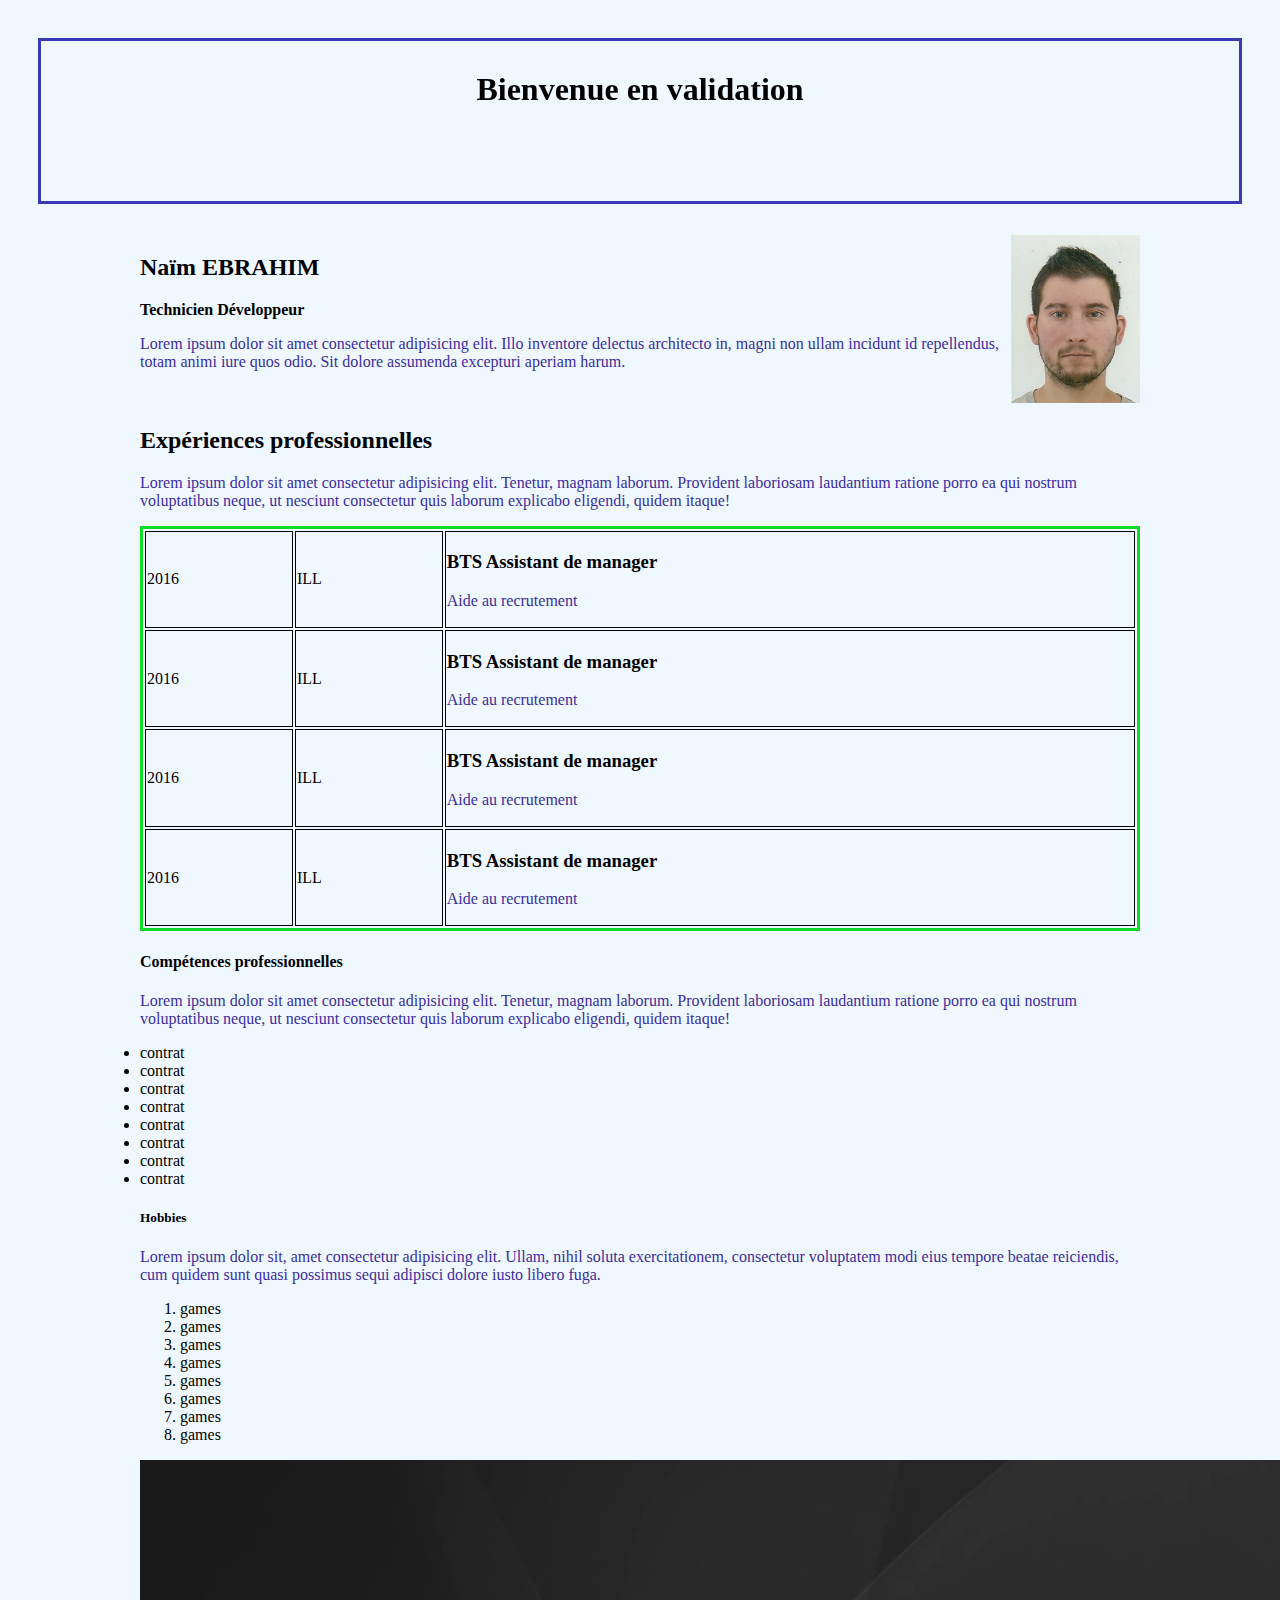
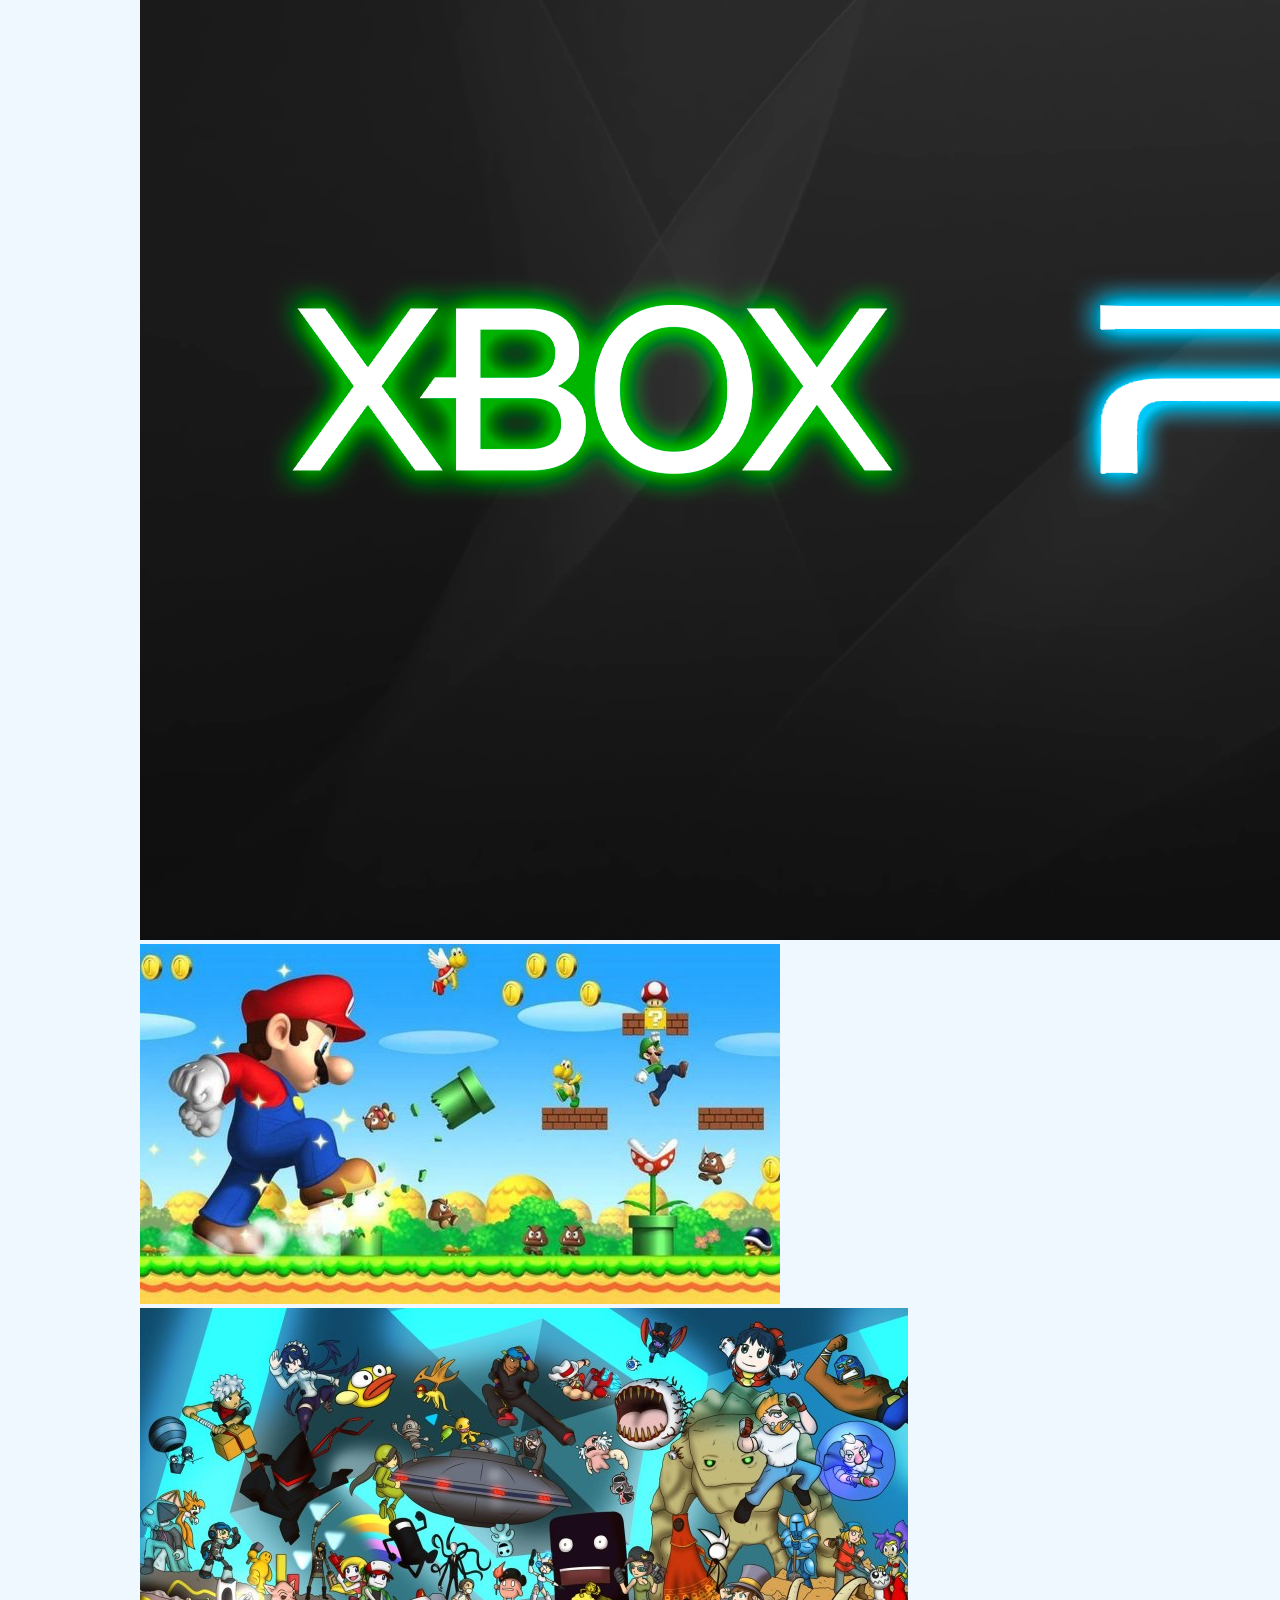
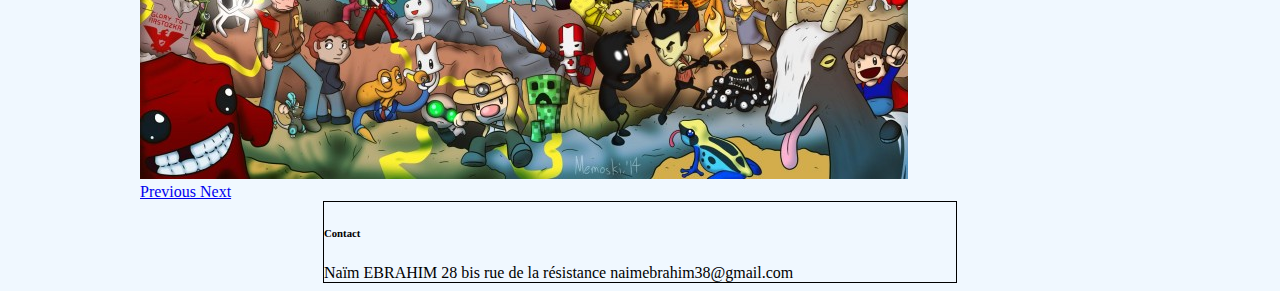
<file: index.html>
<!DOCTYPE html>
<html lang="fr">
<head>
    <title> Naïm EBRAHIM CV Expérience formation</title>
    <meta http-equiv="Content-type" content="text/html; charset=utf-8"/>
    <meta name="keyword" CV Expérience formation>
    <meta name="description" Mon CV avec expérience et formations>
    <meta name="title" Compétence HTML>
    <link href="https://cdn.jsdelivr.net/npm/bootstrap@5.0.0-beta3/dist/css/bootstrap.min.css" rel="stylesheet"
          integrity="sha384-eOJMYsd53ii+scO/bJGFsiCZc+5NDVN2yr8+0RDqr0Ql0h+rP48ckxlpbzKgwra6" crossorigin="anonymous">
    <link rel="stylesheet" href="style.css">
</head>
<body>
<div class="container">
    <h1>Bienvenue en validation</h1>
</div>
<section id="info">
    <div>
        <h2>Naïm EBRAHIM</h2>
        <strong>Technicien Développeur</strong>
        <p>Lorem ipsum dolor sit amet consectetur adipisicing elit. Illo inventore delectus architecto in, magni non
            ullam incidunt id repellendus, totam animi iure quos odio. Sit dolore assumenda excepturi aperiam harum.</p>
    </div>
    <div class="info-image">
        <img src="cv.jpg" alt="cv">
    </div>
</section>
<section id="exp">
    <h2>Expériences professionnelles</h2>
    <p>Lorem ipsum dolor sit amet consectetur adipisicing elit. Tenetur, magnam laborum. Provident laboriosam laudantium
        ratione porro ea qui nostrum voluptatibus neque, ut nesciunt consectetur quis laborum explicabo eligendi, quidem
        itaque!</p>
    <table class="table table-striped"> <!--Charger et utiliser un framework CSS-->
        <tr>
            <td class="date">2016</td>
            <td class="entreprise">ILL</td>
            <td class="description">
                <h3>BTS Assistant de manager</h3>
                <p>Aide au recrutement</p>
            </td>
        </tr>
        <tr>
            <td class="date">2016</td>
            <td class="entreprise">ILL</td>
            <td class="description">
                <h3>BTS Assistant de manager</h3>
                <p>Aide au recrutement</p>
            </td>
        </tr>
        <tr>
            <td class="date">2016</td>
            <td class="entreprise">ILL</td>
            <td class="description">
                <h3>BTS Assistant de manager</h3>
                <p>Aide au recrutement</p>
            </td>
        </tr>
        <tr>
            <td class="date">2016</td>
            <td class="entreprise">ILL</td>
            <td class="description">
                <h3>BTS Assistant de manager</h3>
                <p>Aide au recrutement</p>
            </td>
        </tr>
    </table>
</section>
<section id="competence">
    <h4>Compétences professionnelles</h4>
    <p>Lorem ipsum dolor sit amet consectetur adipisicing elit. Tenetur, magnam laborum. Provident laboriosam laudantium
        ratione porro ea qui nostrum voluptatibus neque, ut nesciunt consectetur quis laborum explicabo eligendi, quidem
        itaque!</p>
    <div>
        <li>contrat</li>
        <li>contrat</li>
        <li>contrat</li>
        <li>contrat</li>
        <li>contrat</li>
        <li>contrat</li>
        <li>contrat</li>
        <li>contrat</li>
    </div>
</section>
<section id="hobbies">
    <h5>Hobbies</h5>
    <p>Lorem ipsum dolor sit, amet consectetur adipisicing elit. Ullam, nihil soluta exercitationem, consectetur
        voluptatem modi eius tempore beatae reiciendis, cum quidem sunt quasi possimus sequi adipisci dolore iusto
        libero fuga.</p>
    <div>
        <ol>
            <li>games</li>
            <li>games</li>
            <li>games</li>
            <li>games</li>
            <li>games</li>
            <li>games</li>
            <li>games</li>
            <li>games</li>
        </ol>
    </div>
    <div id="carouselExampleControls" class="carousel slide" data-ride="carousel">
        <div class="carousel-inner">
            <div class="carousel-item active">
                <img class="d-block w-100" src="nouvelle-generation-consoles.png" alt="First slide">
            </div>
            <div class="carousel-item">
                <img class="d-block w-100" src="jeux_1jpg.jpg" alt="Second slide"> <!--Personnaliser son utilisation d'un framework CSS-->
            </div>
            <div class="carousel-item">
                <img class="d-block w-100" src="jeux_2jpg.jpg" alt="Third slide">
            </div>
        </div>
        <a class="carousel-control-prev" href="#carouselExampleControls" role="button" data-slide="prev">
            <span class="carousel-control-prev-icon" aria-hidden="true"></span>
            <span class="sr-only">Previous</span>
        </a>
        <a class="carousel-control-next" href="#carouselExampleControls" role="button" data-slide="next">
            <span class="carousel-control-next-icon" aria-hidden="true"></span>
            <span class="sr-only">Next</span>
        </a>
    </div>
</section>
<section id="fin">
    <h6>Contact</h6>
    <footer>
        Naïm EBRAHIM
        28 bis rue de la résistance
        naimebrahim38@gmail.com
    </footer>
</section>
<script src="https://code.jquery.com/jquery-3.2.1.slim.min.js"
        integrity="sha384-KJ3o2DKtIkvYIK3UENzmM7KCkRr/rE9/Qpg6aAZGJwFDMVNA/GpGFF93hXpG5KkN"
        crossorigin="anonymous"></script>
<script src="https://cdnjs.cloudflare.com/ajax/libs/popper.js/1.12.9/umd/popper.min.js"
        integrity="sha384-ApNbgh9B+Y1QKtv3Rn7W3mgPxhU9K/ScQsAP7hUibX39j7fakFPskvXusvfa0b4Q"
        crossorigin="anonymous"></script>
<script src="https://maxcdn.bootstrapcdn.com/bootstrap/4.0.0/js/bootstrap.min.js"
        integrity="sha384-JZR6Spejh4U02d8jOt6vLEHfe/JQGiRRSQQxSfFWpi1MquVdAyjUar5+76PVCmYl"
        crossorigin="anonymous"></script>
</body>
</html>
</file>
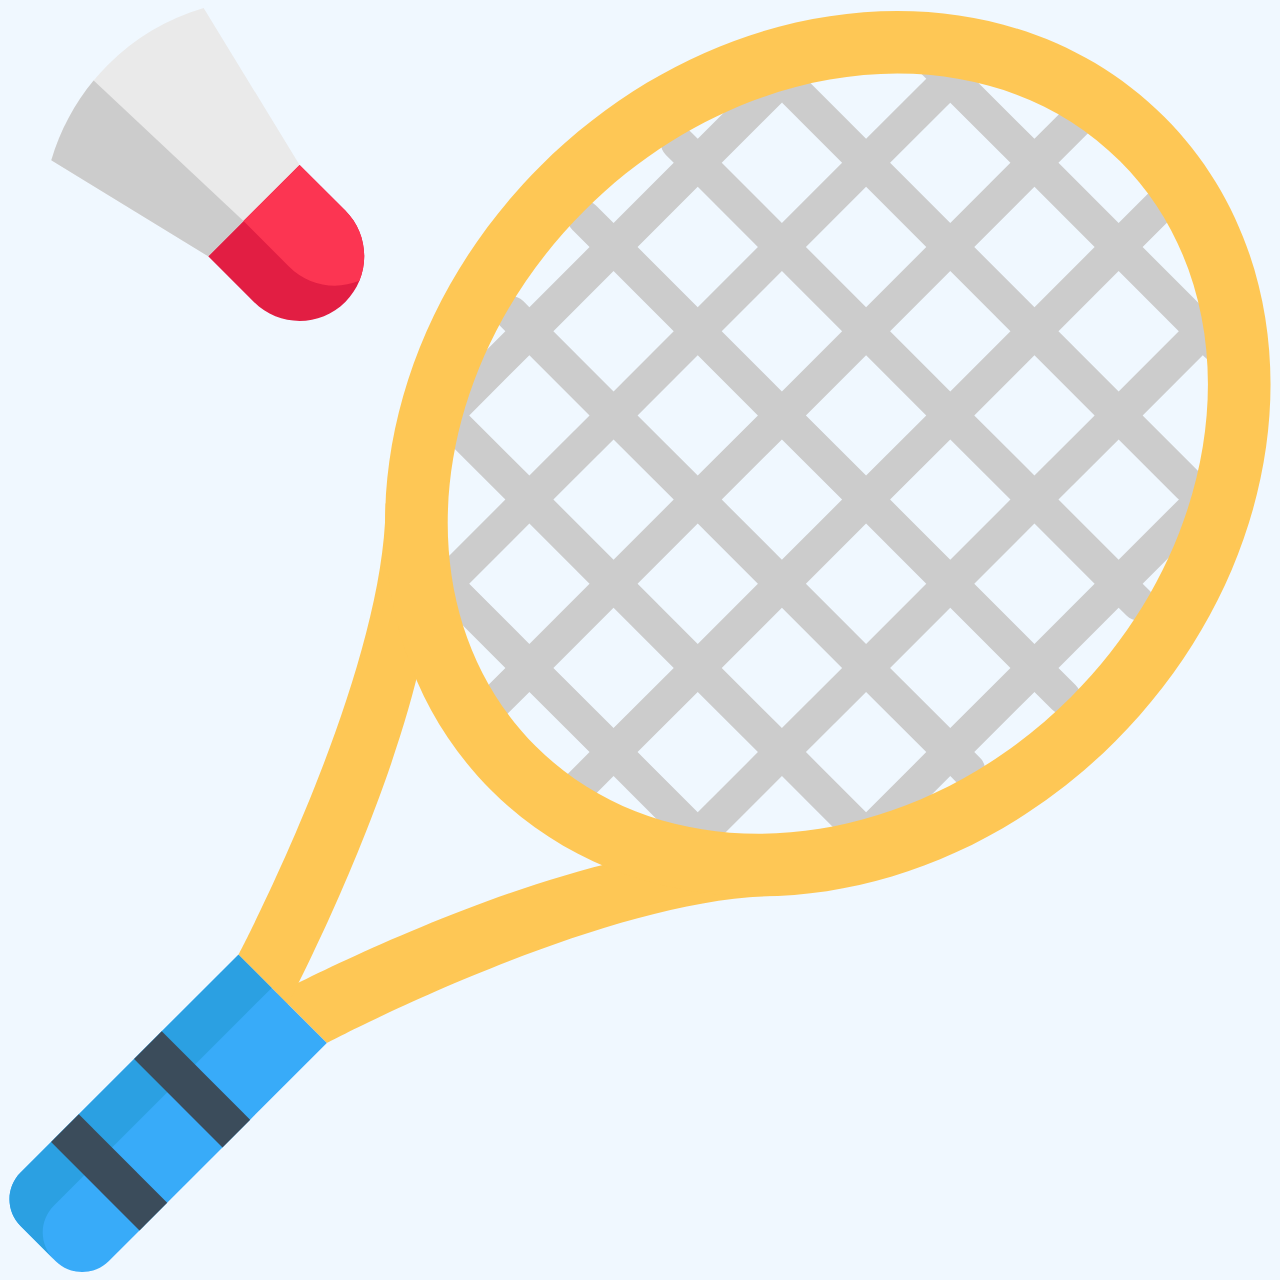
<file: hobby.html>
<html lang="fr">
<head>
    <meta charset="UTF-8">
    <meta name="viewport" content="width=device-width, initial-scale=1.0">
    <title>Mes hobbies</title>
</head>
<title> Mes hobbies</title>
<meta name="keyword" badmington jeux videos videogames>
    <meta name="description" Mes hobbies>
    <link rel="stylesheet" href="style.css">
<body>
<div class="bad-info">
<img src="badminton.svg" alt="inton">

</div>
</body>
</html>
</file>
<file: style.css>
.container {
    position: sticky; /*compétence Positionner les éléments d'une page web en CSS -->*/
    top: 0;
    align-content: center;
}
h1 {
    width: auto; /*compétence manipuler les modèles de boîtes -->*/
    height: 100px;
    padding: 30px;
    margin: 30px;
    border: solid 3px #3a3ab8;
    text-align: center;
}

@media screen and (max-width: 992px) {
    h1 {
        width: 300px;
        height: 100px;
        margin: 10px;
        border: solid 3px #3a3ab8;
        position: relative;
        top: 60%;
        text-align: center;
        background-color: coral;
        font-size: 100%; /*responsive lettres change de taille -->*/
    }
}

section {
    max-width: 1000px;
    margin: 0 auto;
}

#info {
    display: flex; /*Positionner les éléments d'une page web avec Flexbox*/
    justify-content: space-between;
    vertical-align: center;
}

.info-image {
    width: 200px;
}

.info-image img {
    width: 100%;
}

#exp table {
    width: 100%;
}

#exp .date {
    width: 15%;
}

#exp .entreprise {
    width: 15%;
}

#exp .description {
    width: 70%;
}

p {
    color: rgb(60, 45, 161);
}

table {
    border: medium solid #0dda29;
    width: 50%;
}

td, th {
    border: thin solid #000000;
    width: 50%;
}

#fin {
    border: thin solid #000000;
    width: 50%;
}

td, th {
    border: thin solid #000000;
    width: 50%;
}
body{
    background-color: aliceblue;
}
</file>
